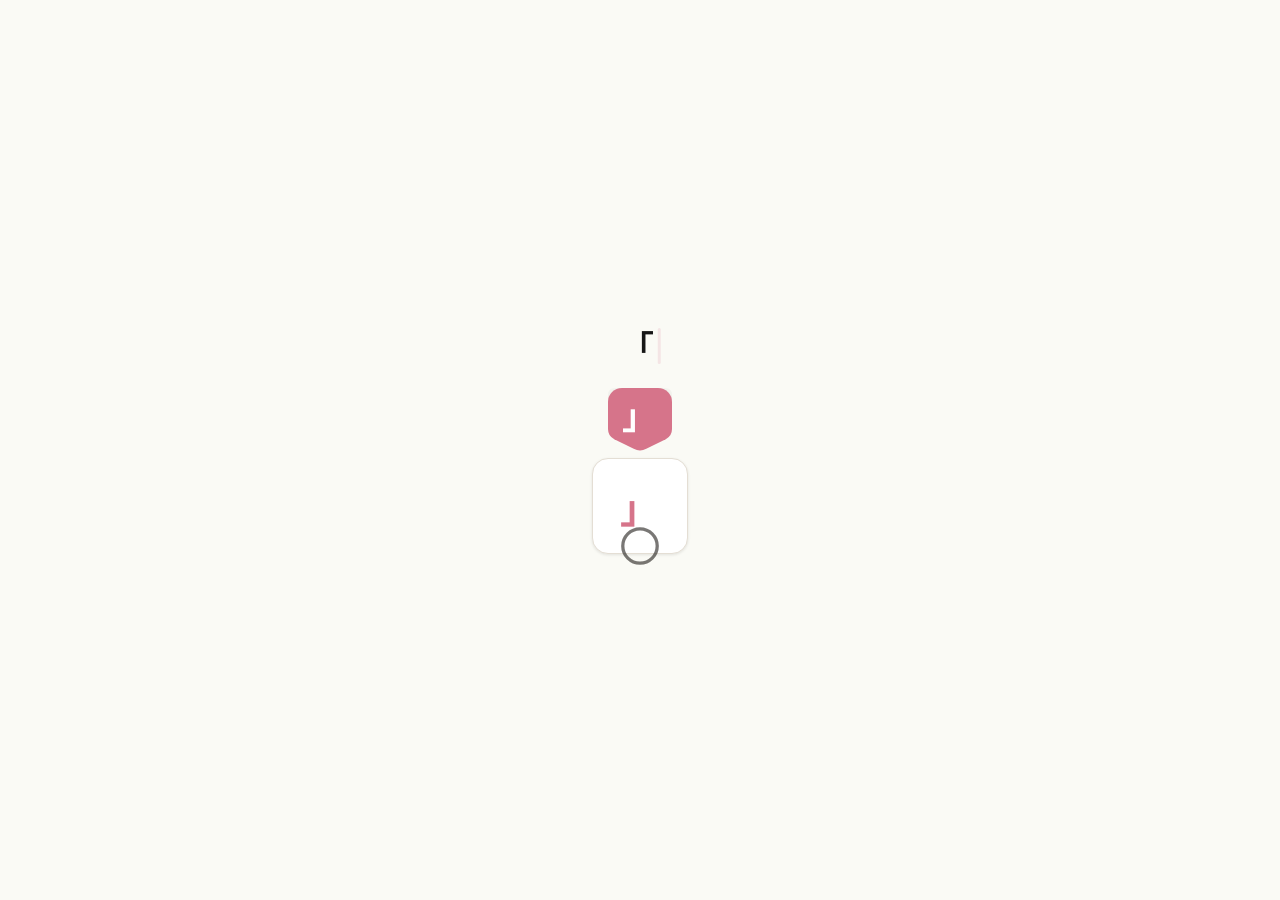
<file: manual/animations/bracket-pair.html>
<!DOCTYPE html>
<html lang="zh-TW">
<head>
<meta charset="UTF-8">
<meta name="viewport" content="width=device-width, initial-scale=1.0">
<title>括號鍵開閉邊 — 胖打注音說明書動畫</title>
<link rel="preconnect" href="https://fonts.googleapis.com">
<link rel="preconnect" href="https://fonts.gstatic.com" crossorigin>
<link href="https://fonts.googleapis.com/css2?family=Noto+Sans+TC:wght@400;500;600;700&display=swap" rel="stylesheet">
<link rel="stylesheet" href="shared/palette.css">
<link rel="stylesheet" href="shared/keyboard.css">
<style>
  body { display: flex; align-items: center; justify-content: center; min-height: 100vh; }
  .stage { width: 640px; height: 300px; --c-ctr: var(--rose); }
  .brkey {
    position: absolute; width: 96px; height: 96px;
    background: var(--key); border: 1px solid var(--key-edge); border-radius: 16px;
    box-shadow: 0 1px 3px var(--shadow);
    display: flex; align-items: center; justify-content: center; overflow: hidden;
  }
  .brkey .t {
    position: absolute; font-size: 40px; font-weight: 700; color: var(--text); line-height: 1;
  }
  .brkey .close { color: var(--rose); }
  .bubble { font-size: 36px; }
  .bubble .t { position: absolute; }
  .bubble .close { color: var(--on-color); }
  /* 已輸出文字列（模擬文字框）：括號逐字上屏。 */
  .out {
    position: absolute; left: 50%; top: 28px; translate: -50%;
    display: flex; align-items: center; gap: 2px;
    font-size: 34px; font-weight: 600; color: var(--text); line-height: 1;
  }
  .out .ch { opacity: 0; overflow: hidden; white-space: nowrap; }
  .caret { width: 2.5px; height: 36px; background: var(--rose); border-radius: 2px; flex-shrink: 0; }
</style>
</head>
<body>
<div class="stage" id="stage">
  <div class="out" aria-hidden="true">
    <span class="ch" id="chOpen">「</span>
    <span class="ch" id="chClose">」</span>
    <span class="caret" id="caret"></span>
  </div>
  <div class="brkey" id="brkey">
    <span class="t open" id="kOpen">「</span>
    <span class="t close" id="kClose">」</span>
  </div>
  <div class="bubble" id="bubble">
    <span class="t open" id="bOpen">「</span>
    <span class="t close" id="bClose">」</span>
  </div>
  <div class="ripple" id="ripple"></div>
  <div class="finger" id="finger"></div>
</div>

<script src="shared/anim-engine.js"></script>
<script>
const finger = document.getElementById("finger");
const ripple = document.getElementById("ripple");
const bubble = document.getElementById("bubble");
const brkey = document.getElementById("brkey");
const kOpen = document.getElementById("kOpen");
const kClose = document.getElementById("kClose");
const bOpen = document.getElementById("bOpen");
const bClose = document.getElementById("bClose");
const chOpen = document.getElementById("chOpen");
const chClose = document.getElementById("chClose");
const caret = document.getElementById("caret");

const CX = 320, KEY_TOP = 158, KH = 96, keyCY = KEY_TOP + KH / 2;
const SLIDE = 16;   // 對齊 FlickCommitKey（複用 NumberFlickLifecycle 的字面 morph 距離）

brkey.style.left = CX - 48 + "px";
brkey.style.top = KEY_TOP + "px";

// 泡泡（五邊形花瓣、尖端朝下落在鍵上緣）。
const BW = 64, BH = 64;
bubble.style.width = BW + "px";
bubble.style.height = BH + "px";
bubble.style.left = CX - BW / 2 + "px";
bubble.style.top = KEY_TOP - BH - 6 + "px";
bubble.style.paddingBottom = "14px";
Anim.applyPetalShape(bubble, "up", 7);

ripple.style.left = CX + "px";
ripple.style.top = keyCY + "px";

// 時間軸（秒）：第一拍 tap＝開邊「上屏；第二拍按住下滑＝鍵面 morph 成閉邊」再上屏。
const T = {
  aIn: 0.45, aTap: 0.62, aOut: 1.05,          // 第一拍：點按
  bIn: 1.75, bPress: 1.95,                    // 第二拍：按下
  flickStart: 2.35, flickRamp: 2.55,          // 下滑 morph 0→1
  release: 3.15, releaseEnd: 3.5,             // 放開：閉邊上屏
};
const DUR = 4.4;

function applyMorph(openEl, closeEl, down) {
  openEl.style.opacity = 1 - down;
  openEl.style.transform = `translateY(${down * SLIDE}px)`;
  closeEl.style.opacity = down;
  closeEl.style.transform = `translateY(${(down - 1) * SLIDE}px)`;
}

function render(t) {
  // 下滑進度：flick 後 0→1，release 後回 0（鍵面回開邊、預備 loop）。
  let down = 0;
  if (t >= T.flickStart) down = Anim.easeOut((t - T.flickStart) / (T.flickRamp - T.flickStart));
  if (t >= T.release) down *= 1 - Anim.easeOut((t - T.release) / (T.releaseEnd - T.release));
  down = Anim.clamp01(down);
  applyMorph(kOpen, kClose, down);
  applyMorph(bOpen, bClose, down);

  // 泡泡：兩拍各自淡入淡出。
  const bubA = Anim.bump(t, T.aIn, T.aOut - T.aIn + 0.25);
  const bubB = Anim.clamp01((t - T.bPress) / 0.18) * (1 - Anim.clamp01((t - T.release) / (T.releaseEnd - T.release)));
  bubble.style.opacity = Math.max(bubA, bubB);

  // 已輸出文字：開邊在第一拍 release 上屏、閉邊在第二拍 release 上屏；loop 開頭清空。
  // 未上屏的字寬度收合＝游標隨輸入前進（單邊模式游標在字後，非成對置中）。
  const loopFade = t < DUR - 0.12 ? 1 : 1 - Anim.seg(t, DUR - 0.12, 0.12);
  const openVis = Anim.clamp01((t - T.aOut) / 0.12);
  const closeVis = Anim.clamp01((t - T.release - 0.1) / 0.15);
  chOpen.style.opacity = openVis * loopFade;
  chClose.style.opacity = closeVis * loopFade;
  chOpen.style.width = openVis > 0 ? "" : "0px";
  chClose.style.width = closeVis > 0 ? "" : "0px";
  // 游標閃爍（0.5s 週期）。
  caret.style.opacity = (t % 1.0) < 0.55 ? 0.9 : 0.15;

  // 指尖：第一拍 點按；第二拍 按住下滑。
  let fop = 0, fy = -56, held = false;
  if (t < T.aIn) { const p = Anim.easeOut(t / T.aIn); fop = p; fy = Anim.lerp(-56, 0, p); }
  else if (t < T.aOut) { fop = 1 - Anim.seg(t, T.aTap + 0.12, T.aOut - T.aTap - 0.12); fy = 0; }
  else if (t < T.bIn) { fop = 0; fy = -56; }
  else if (t < T.bPress) { const p = Anim.easeOut((t - T.bIn) / (T.bPress - T.bIn)); fop = p; fy = Anim.lerp(-56, 0, p); }
  else if (t < T.release) { const p = Anim.easeOut((t - T.flickStart) / (T.release - T.flickStart)); fop = 1; fy = t < T.flickStart ? 0 : Anim.lerp(0, 42, p); held = true; }
  else if (t < T.releaseEnd) { const p = Anim.easeOut((t - T.release) / (T.releaseEnd - T.release)); fop = 1 - p; fy = Anim.lerp(42, 22, p); }
  finger.classList.toggle("pressed", held);
  finger.style.opacity = fop;
  finger.style.left = CX + "px";
  finger.style.top = keyCY + fy + "px";
  finger.style.scale = held ? 0.82 : 1;

  Anim.ripple(ripple, 0, 0, (t - T.aIn) / 0.5);   // 第一拍點按漣漪
}

Anim.run(render, DUR, "#stage");
</script>
</body>
</html>
</file>
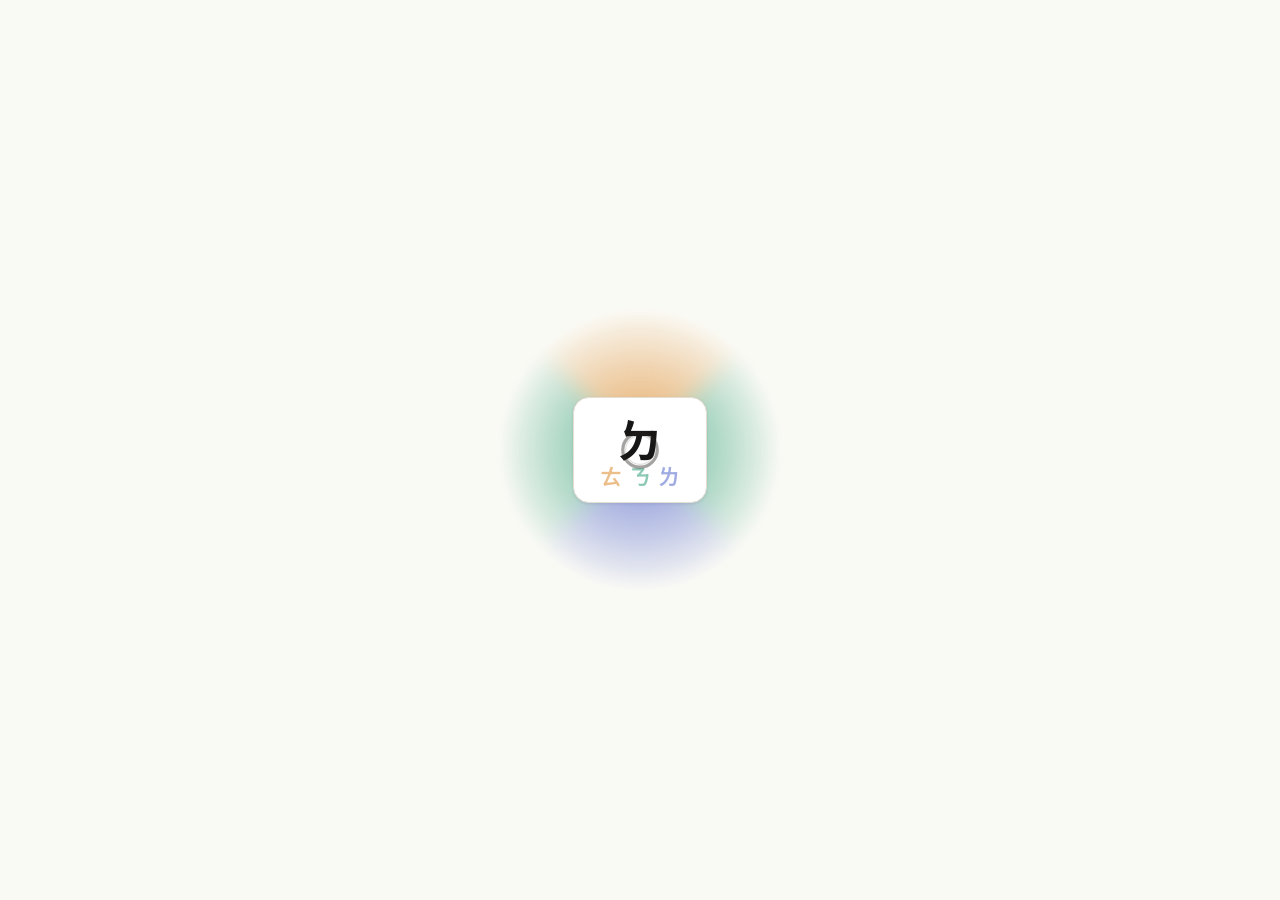
<file: manual/animations/initial.html>
<!DOCTYPE html>
<html lang="zh-TW">
<head>
<meta charset="UTF-8">
<meta name="viewport" content="width=device-width, initial-scale=1.0">
<title>聲母滑動 — 胖打注音說明書動畫</title>
<link rel="preconnect" href="https://fonts.googleapis.com">
<link rel="preconnect" href="https://fonts.gstatic.com" crossorigin>
<link href="https://fonts.googleapis.com/css2?family=Noto+Sans+TC:wght@400;500;600;700&display=swap" rel="stylesheet">
<link rel="stylesheet" href="shared/palette.css">
<link rel="stylesheet" href="shared/keyboard.css">
<link rel="stylesheet" href="shared/quadrant-halo.css">
<style>
  body { display: flex; align-items: center; justify-content: center; min-height: 100vh; }
  .stage { width: 540px; height: 540px; }
  .key { width: 134px; height: 106px; }
  .kc { font-size: 46px; }
  .petal { font-size: 40px; }
  .petal.center { font-size: 46px; }
</style>
</head>
<body>
<div class="stage" id="stage">

  <!-- 4 音段：ㄉ（上ㄊ / 左右ㄋ / 下ㄌ） -->
  <section class="scene" id="sceneD"
    style="--c-up:var(--amber);--c-left:var(--jade);--c-right:var(--jade);--c-down:var(--indigo);--c-ctr:var(--rose)">
    <div class="halo"></div>
    <div class="hpulse up"></div><div class="hpulse left"></div><div class="hpulse right"></div><div class="hpulse down"></div>
    <div class="key">
      <span class="kc">ㄉ</span>
      <div class="hints"><span class="kh c-amber">ㄊ</span><span class="kh c-jade">ㄋ</span><span class="kh c-indigo">ㄌ</span></div>
    </div>
    <div class="petal up"><span>ㄊ</span></div>
    <div class="petal left"><span>ㄋ</span></div>
    <div class="petal right"><span>ㄋ</span></div>
    <div class="petal down"><span>ㄌ</span></div>
    <div class="petal center"><span>ㄉ</span></div>
    <div class="ripple"></div>
    <div class="finger"></div>
  </section>

  <!-- 3 音段：ㄗ（上左ㄘ / 右下ㄙ，照使用者 2-2 版；對角色暈） -->
  <section class="scene" id="sceneZ"
    style="--c-up:var(--amber);--c-left:var(--amber);--c-right:var(--teal);--c-down:var(--teal);--c-ctr:var(--rose)">
    <div class="halo"></div>
    <div class="hpulse up"></div><div class="hpulse left"></div><div class="hpulse right"></div><div class="hpulse down"></div>
    <div class="key">
      <span class="kc">ㄗ</span>
      <div class="hints"><span class="kh c-amber">ㄘ</span><span class="kh c-teal">ㄙ</span></div>
    </div>
    <div class="petal up"><span>ㄘ</span></div>
    <div class="petal left"><span>ㄘ</span></div>
    <div class="petal right"><span>ㄙ</span></div>
    <div class="petal down"><span>ㄙ</span></div>
    <div class="petal center"><span>ㄗ</span></div>
    <div class="ripple"></div>
    <div class="finger"></div>
  </section>

</div>

<script src="shared/anim-engine.js"></script>
<script>
const dirs = ["up", "left", "right", "down"];
// 指尖滑出停點（花瓣已緊貼鍵緣 → 滑到鍵緣稍外即可）。
const FOFF = { up: [0, -74], down: [0, 74], left: [-96, 0], right: [96, 0] };
const RIPPLE_DUR = 0.5;

// 單段內部時間軸（秒）：點擊 → 上 → 左 → 右 → 下。
const beats = [
  { kind: "tap",                 t0: 0.50, t1: 1.20 },
  { kind: "flick", dir: "up",    t0: 1.32, t1: 2.17 },
  { kind: "flick", dir: "left",  t0: 2.29, t1: 3.14 },
  { kind: "flick", dir: "right", t0: 3.26, t1: 4.11 },
  { kind: "flick", dir: "down",  t0: 4.23, t1: 5.08 },
];
const SEG = 5.58;   // 含尾段 rest
const CF = 0.5;     // 段間交叉淡接

function S(sel, hint) {
  const r = document.querySelector(sel);
  const petal = {}, hpulse = {};
  dirs.forEach((d) => {
    petal[d] = r.querySelector(".petal." + d);
    hpulse[d] = r.querySelector(".hpulse." + d);
  });
  return { root: r, key: r.querySelector(".key"),
           center: r.querySelector(".petal.center"),
           hints: Array.from(r.querySelectorAll(".kh")), hint,
           finger: r.querySelector(".finger"), ripple: r.querySelector(".ripple"), petal, hpulse };
}
// hint = flick 方向 → 底排提示索引（ㄉ：上ㄊ0／左右ㄋ1／下ㄌ2；ㄗ：上左ㄘ0／右下ㄙ1）。
const D = S("#sceneD", { up: 0, left: 1, right: 1, down: 2 });
const Z = S("#sceneZ", { up: 0, left: 0, right: 1, down: 1 });

function setFinger(s, op, x, y, sc) {
  s.finger.style.opacity = op;
  s.finger.style.translate = `calc(-50% + ${x}px) calc(-50% + ${y}px)`;
  s.finger.style.scale = sc == null ? 1 : sc;
}

function renderScene(s, ls, op) {
  s.root.style.opacity = op.toFixed(3);
  // —— base reset（確定性：每幀明確歸零）——
  setFinger(s, 0, 0, 0, 1);
  s.finger.classList.remove("pressed");
  s.ripple.style.opacity = 0;
  s.center.style.opacity = 0; s.center.style.scale = 0.55;
  s.hints.forEach((h) => h.classList.remove("lit"));
  dirs.forEach((d) => {
    s.petal[d].style.opacity = 0; s.petal[d].style.scale = 0.55;
    s.hpulse[d].style.opacity = 0;
  });
  if (op <= 0.002) return;

  const b = beats.find((bb) => ls >= bb.t0 && ls < bb.t1);
  if (!b) return; // rest（色暈仍常駐）

  const dur = b.t1 - b.t0, lt = ls - b.t0;

  if (b.kind === "tap") {
    const approach = 0.18, lift = 0.18, restY = 20;  // 觸點略低於中心，不遮住點亮的主字
    if (lt < approach) {
      const p = Anim.easeOut(lt / approach);
      setFinger(s, p, 0, Anim.lerp(-70, restY, p), Anim.lerp(1.25, 1, p));
    } else if (lt > dur - lift) {
      const p = Anim.easeOut((lt - (dur - lift)) / lift);
      setFinger(s, 1 - p, 0, Anim.lerp(restY, -6, p), 1);
    } else {
      setFinger(s, 1, 0, restY, 1);
    }
    Anim.ripple(s.ripple, 0, restY, lt / RIPPLE_DUR);   // 自觸點放射漣漪
    // 中央高亮磚（與花瓣一致的有色磚，pop-in）。
    let p = Anim.clamp01((lt - approach * 0.5) / 0.22);
    if (lt > dur - lift) p *= 1 - Anim.easeOut((lt - (dur - lift)) / lift);
    p = Anim.clamp01(p);
    s.center.style.opacity = p;
    s.center.style.scale = 0.55 + 0.45 * Anim.easeOutBack(p);
    return;
  }

  // flick（按下 → 按住片刻 → 滑動）：押入態 + hold dwell，與「輕點」明顯區別。
  const d = b.dir, [ox, oy] = FOFF[d];
  const appear = 0.08, hold = 0.18, slide = 0.26, rel = 0.16;
  Anim.ripple(s.ripple, 0, 0, lt / RIPPLE_DUR);   // 落點放射漣漪
  s.finger.classList.add("pressed");              // 按住態：環變粗變實

  let fop = 1, fx = 0, fy = 0;
  if (lt < appear) fop = Anim.easeOut(lt / appear);
  if (lt >= hold) {
    const p = Anim.easeOut((lt - hold) / slide);
    fx = ox * p; fy = oy * p;
  }
  if (lt > dur - rel) fop = 1 - Anim.easeOut((lt - (dur - rel)) / rel);
  setFinger(s, fop, fx, fy, 0.82);                // 收縮＝壓入

  let pr = lt >= hold ? Anim.easeOut((lt - hold) / slide) : 0;
  if (lt > dur - rel) pr *= 1 - Anim.easeOut((lt - (dur - rel)) / rel);
  s.petal[d].style.opacity = pr;
  s.petal[d].style.scale = Anim.lerp(0.55, 1, pr);

  if (pr > 0.15) s.hints[s.hint[d]].classList.add("lit");   // 只點亮（透明度），不縮放 → 不抖
  s.hpulse[d].style.opacity = 0.85 * pr;
}

function render(gt) {
  const aEnd = SEG, x1End = SEG + CF, zEnd = 2 * SEG + CF;
  let opD, opZ, lsD, lsZ;
  if (gt < aEnd) { opD = 1; opZ = 0; lsD = gt; lsZ = 0; }
  else if (gt < x1End) { const p = (gt - aEnd) / CF; opD = 1 - Anim.clamp01(p * 2); opZ = Anim.clamp01(p * 2 - 1); lsD = SEG; lsZ = 0; }
  else if (gt < zEnd) { opD = 0; opZ = 1; lsD = SEG; lsZ = gt - x1End; }
  else { const p = (gt - zEnd) / CF; opZ = 1 - Anim.clamp01(p * 2); opD = Anim.clamp01(p * 2 - 1); lsZ = SEG; lsD = 0; }
  renderScene(D, lsD, opD);
  renderScene(Z, lsZ, opZ);
}

Anim.shapePetals();   // 套用五邊形花瓣 clip-path（尖端朝按鍵）。
Anim.run(render, 2 * SEG + 2 * CF, "#stage");
</script>
</body>
</html>
</file>
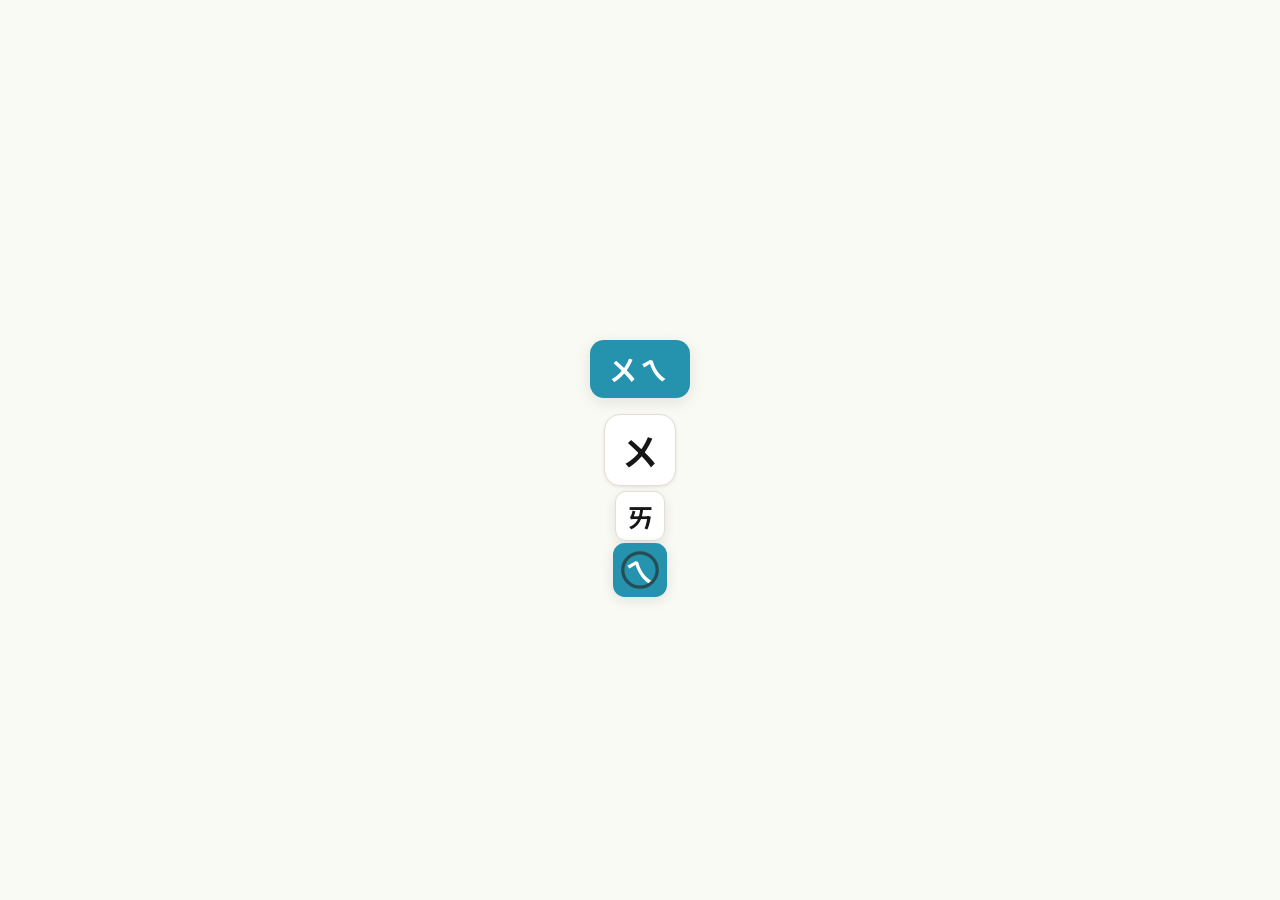
<file: manual/animations/medial-u.html>
<!DOCTYPE html>
<html lang="zh-TW">
<head>
<meta charset="UTF-8">
<meta name="viewport" content="width=device-width, initial-scale=1.0">
<title>介音 ㄨ 組合韻母 — 胖打注音說明書動畫</title>
<link rel="preconnect" href="https://fonts.googleapis.com">
<link rel="preconnect" href="https://fonts.gstatic.com" crossorigin>
<link href="https://fonts.googleapis.com/css2?family=Noto+Sans+TC:wght@400;500;600;700&display=swap" rel="stylesheet">
<link rel="stylesheet" href="shared/palette.css">
<link rel="stylesheet" href="shared/keyboard.css">
<style>
  body { display: flex; align-items: center; justify-content: center; min-height: 100vh; }
  .stage { width: 640px; height: 420px; --c-ctr: var(--rose); }
  .key { width: 72px; height: 72px; }
  .kc { font-size: 36px; }
  .cell { width: 50px; height: 50px; font-size: 27px; }
  /* 組成音節提示丸 */
  .syllable {
    position: absolute; left: 50%; top: 100px; translate: -50% 0;   /* ㄨ 上方無韻母、空間留給預覽 */
    padding: 8px 18px; border-radius: 14px;                          /* 圓角矩形（同其他動畫的鍵/格），無尖角 */
    background: var(--bg-soft); border: 1px solid var(--key-edge);
    color: var(--text); font-size: 28px; font-weight: 700; letter-spacing: 3px;
    box-shadow: 0 4px 16px var(--shadow); opacity: 0; z-index: 9;
  }
</style>
</head>
<body>
<div class="stage" id="stage">
  <div class="syllable" id="syllable"></div>
  <div class="key"><span class="kc">ㄨ</span></div>
  <div class="ripple" id="ripple"></div>
  <div class="finger" id="finger"></div>
</div>

<script src="shared/anim-engine.js"></script>
<script>
const stage = document.getElementById("stage");
const finger = document.getElementById("finger");
const ripple = document.getElementById("ripple");
const syllable = document.getElementById("syllable");
const keyEl = document.querySelector(".key");

// 以「實際按鍵中心」為錨點，確保各方向格子與介音鍵嚴格對齊。
function keyCenter() {
  const sr = stage.getBoundingClientRect(), kr = keyEl.getBoundingClientRect();
  return { x: kr.left - sr.left + kr.width / 2, y: kr.top - sr.top + kr.height / 2 };
}
let CENTER = keyCenter();

const DIST = [66, 120, 174, 228];           // 自介音中心的主軸距離；首格緊鄰（但不疊）較小的 ㄨ 鍵
const AXIS = { right: [1, 0], left: [-1, 0], down: [0, 1], up: [0, -1] };

// ㄨ 的四向 buckets（依 MedialFlickDirectionTable.buckets("ㄨ")）。
// 每方向用「單一組色」（避免顏色混雜）；停留的組合韻母與經過高亮皆用該組色。
const GROUP = { right: "indigo", down: "teal", left: "amber" };
const BUCKETS = {
  right: ["ㄢ", "ㄣ", "ㄤ", "ㄥ"],
  down:  ["ㄞ", "ㄟ"],
  left:  ["ㄛ", "ㄚ"],
};

// 建格子（每方向一組）。
const cellsByDir = { right: [], down: [], left: [] };
const allCells = [];
for (const dir of ["right", "down", "left"]) {
  BUCKETS[dir].forEach((ch, idx) => {
    const el = document.createElement("div");
    el.className = "cell";
    el.textContent = ch;
    stage.appendChild(el);
    const rec = { el, idx, color: GROUP[dir] };
    cellsByDir[dir].push(rec);
    allCells.push(rec);
  });
}
function placeCells() {
  CENTER = keyCenter();
  for (const dir of ["right", "down", "left"]) {
    const [ux, uy] = AXIS[dir];
    cellsByDir[dir].forEach((c) => {
      c.el.style.left = CENTER.x + ux * DIST[c.idx] + "px";
      c.el.style.top = CENTER.y + uy * DIST[c.idx] + "px";
    });
  }
}
placeCells();
window.addEventListener("resize", placeCells);

// 三段 sweep，各自獨立「按壓→拖曳→放開」，且只展示當下滑動的那個方向（#731：APP 行為將跟進）。
// 停點刻意不同深度：右停 ㄤ(idx2)、下停 ㄟ(idx1)、左停 ㄛ(idx0)。
// 每段：落下(中央) → 滑出 → 停留 → 就地抬起（對齊圖一：在韻母格放開、不回中央；下一向再從中央落下）。
const APPEAR = 0.18, OUT = 0.42, PAUSE = 0.5, RELEASE = 0.22;
const SPAN = APPEAR + OUT + PAUSE + RELEASE;   // 1.32
const LEAD = 0.5, GAP = 0.3, TAIL = 0.5;
const sweeps = [
  { dir: "right", tIdx: 2 },   // ㄨㄤ
  { dir: "down",  tIdx: 1 },   // ㄨㄟ
  { dir: "left",  tIdx: 0 },   // ㄨㄛ
];
sweeps.forEach((s, i) => { s.t0 = LEAD + i * (SPAN + GAP); });
const DUR = LEAD + sweeps.length * SPAN + (sweeps.length - 1) * GAP + TAIL;

function setCell(c, vis, active) {
  c.el.style.opacity = vis;
  if (active) {
    c.el.style.background = "var(--" + c.color + ")";
    c.el.classList.add("active");
    c.el.style.scale = 1.08;
    c.el.style.zIndex = 6;
  } else {
    c.el.style.background = "";
    c.el.classList.remove("active");
    c.el.style.scale = 1;
    c.el.style.zIndex = 4;
  }
}

function render(t) {
  // —— reset ——
  finger.style.opacity = 0;
  finger.classList.remove("pressed"); finger.style.scale = 1;
  ripple.style.opacity = 0;
  syllable.style.opacity = 0;
  allCells.forEach((c) => setCell(c, 0, false));

  const s = sweeps.find((sw) => t >= sw.t0 && t < sw.t0 + SPAN);
  if (!s) return;

  const lt = t - s.t0, dir = s.dir, [ux, uy] = AXIS[dir], target = DIST[s.tIdx];
  Anim.ripple(ripple, 0, 0, lt / 0.5);   // 按壓 ㄨ 時自中心放射漣漪
  const p1 = APPEAR, p2 = p1 + OUT, p3 = p2 + PAUSE;   // 抬起 = p3..SPAN

  // 該方向的可見度（淡入 → 保持 → 抬起時淡出）。
  let vis = Anim.clamp01(lt / APPEAR);
  if (lt > p3) vis *= 1 - Anim.clamp01((lt - p3) / RELEASE);

  // 指尖主軸距離：滑到韻母格後就停在該處抬起（不回中央）。
  let fd = 0, syl = "";
  if (lt < p1) fd = 0;
  else if (lt < p2) fd = Anim.easeInOut((lt - p1) / OUT) * target;
  else fd = target;
  if (lt >= p2) syl = "ㄨ" + BUCKETS[dir][s.tIdx];   // 停留＋抬起期間都顯示組合結果

  finger.style.opacity = vis;
  finger.style.left = CENTER.x + ux * fd + "px";
  finger.style.top = CENTER.y + uy * fd + "px";
  finger.classList.add("pressed"); finger.style.scale = 0.82;   // 介音為「按住拖曳」→ 全程押入態

  // 經過高亮：已通過（dist<=fd+18）中最遠那格 active。
  let activeIdx = -1;
  if (fd > 40) BUCKETS[dir].forEach((_, i) => { if (DIST[i] <= fd + 18) activeIdx = i; });
  cellsByDir[dir].forEach((c, i) => setCell(c, vis, i === activeIdx));

  // 組合韻母提示丸：以該組顏色高亮。
  if (syl) {
    syllable.textContent = syl;
    syllable.style.background = "var(--" + GROUP[dir] + ")";
    syllable.style.color = "var(--on-color)";
    syllable.style.borderColor = "transparent";
  }
  syllable.style.opacity = syl ? vis : 0;
}

Anim.run(render, DUR, "#stage");
</script>
</body>
</html>
</file>
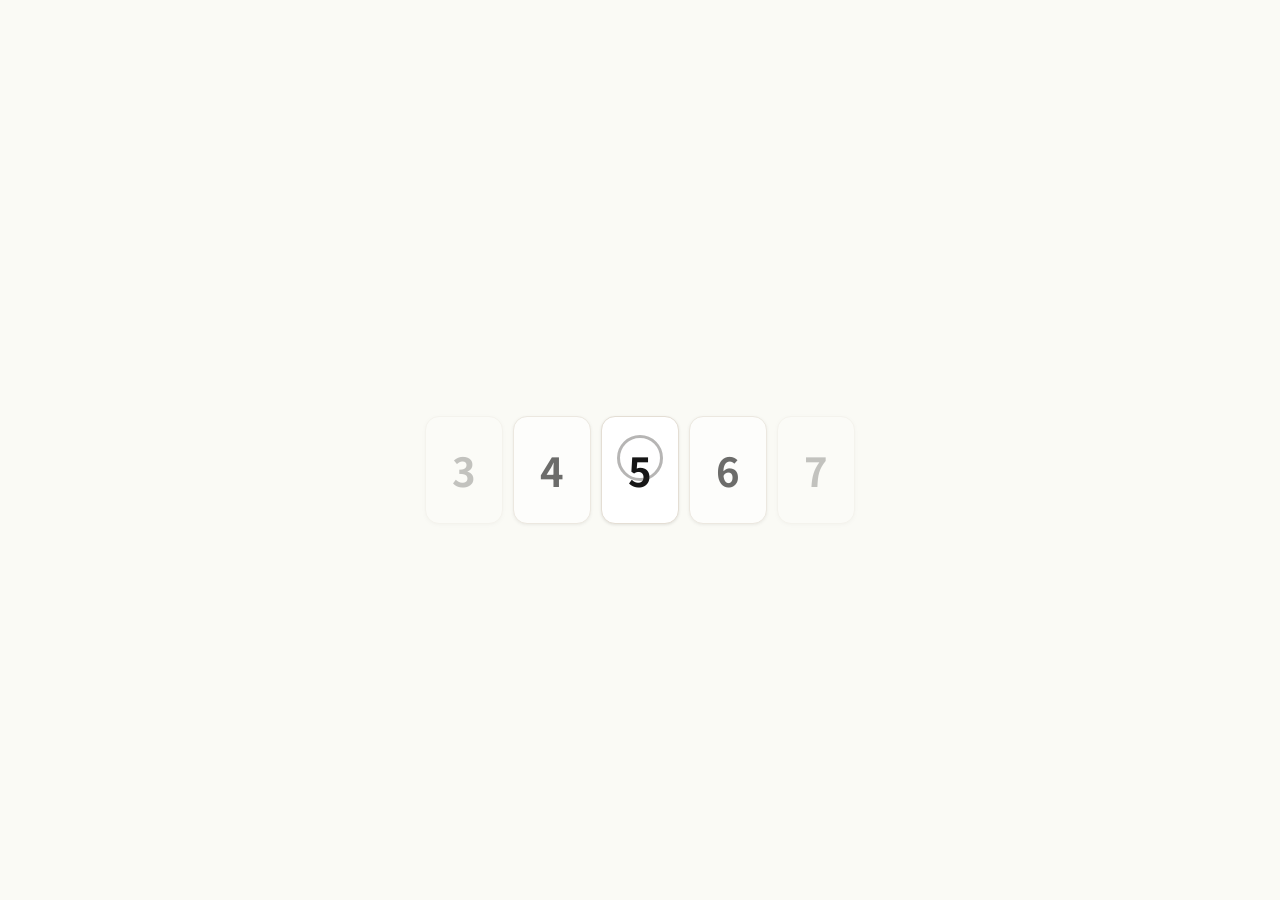
<file: manual/animations/number-down.html>
<!DOCTYPE html>
<html lang="zh-TW">
<head>
<meta charset="UTF-8">
<meta name="viewport" content="width=device-width, initial-scale=1.0">
<title>數字下滑漢字 — 胖打注音說明書動畫</title>
<link rel="preconnect" href="https://fonts.googleapis.com">
<link rel="preconnect" href="https://fonts.gstatic.com" crossorigin>
<link href="https://fonts.googleapis.com/css2?family=Noto+Sans+TC:wght@400;500;600;700&display=swap" rel="stylesheet">
<link rel="stylesheet" href="shared/palette.css">
<link rel="stylesheet" href="shared/keyboard.css">
<style>
  body { display: flex; align-items: center; justify-content: center; min-height: 100vh; }
  .stage { width: 640px; height: 300px; --c-ctr: var(--indigo); }
  .numkey {
    position: absolute; width: 78px; height: 108px;   /* 對齊 APP 直式按鍵長寬比 ~0.72 */
    background: var(--key); border: 1px solid var(--key-edge); border-radius: 14px;
    box-shadow: 0 1px 3px var(--shadow);
    display: flex; align-items: center; justify-content: center; overflow: hidden;
  }
  .numkey .t {
    position: absolute; font-size: 40px; font-weight: 700; color: var(--text); line-height: 1;
  }
  .numkey .hanzi { color: var(--indigo); }
  .bubble { font-size: 38px; }
  .bubble .t { position: absolute; }
  .bubble .hanzi { color: var(--on-color); }
</style>
</head>
<body>
<div class="stage" id="stage">
  <!-- 數字鍵列在 JS 內建；中央 5 可下滑轉漢字，兩側鄰鍵漸淡。 -->
  <div class="bubble" id="bubble">
    <span class="t digit" id="bDigit">5</span>
    <span class="t hanzi" id="bHanzi">五</span>
  </div>
  <div class="ripple" id="ripple"></div>
  <div class="finger" id="finger"></div>
</div>

<script src="shared/anim-engine.js"></script>
<script>
const stage = document.getElementById("stage");
const finger = document.getElementById("finger");
const ripple = document.getElementById("ripple");
const bubble = document.getElementById("bubble");
const bDigit = document.getElementById("bDigit");
const bHanzi = document.getElementById("bHanzi");

const HAN = { 3: "三", 4: "四", 5: "五", 6: "六", 7: "七" };
const ROW = [3, 4, 5, 6, 7];
const CENTER_I = 2;            // 中央 = 5
const KW = 78, KH = 108, GAP = 10;
const rowW = ROW.length * KW + (ROW.length - 1) * GAP;
const x0 = (640 - rowW) / 2;
const keyTop = 116, keyCY = keyTop + KH / 2;
const SLIDE = 16;             // 對齊 NumberInputKey.slideDistance

// 建數字鍵列。
const centerKey = {};
ROW.forEach((d, i) => {
  const k = document.createElement("div");
  k.className = "numkey";
  k.style.left = x0 + i * (KW + GAP) + "px";
  k.style.top = keyTop + "px";
  const dist = Math.abs(i - CENTER_I);
  k.style.opacity = (1 - 0.38 * dist).toFixed(2);   // 兩側漸淡
  const digit = document.createElement("span");
  digit.className = "t digit"; digit.textContent = d;
  k.appendChild(digit);
  if (i === CENTER_I) {
    const han = document.createElement("span");
    han.className = "t hanzi"; han.textContent = HAN[d];
    k.appendChild(han);
    centerKey.el = k; centerKey.digit = digit; centerKey.hanzi = han;
    centerKey.cx = x0 + i * (KW + GAP) + KW / 2;
  }
  stage.appendChild(k);
});

// 泡泡（與圖一花瓣同形：五邊形、尖端朝下指向按鍵）。
const BW = 66, BH = 66;
bubble.style.width = BW + "px";
bubble.style.height = BH + "px";
bubble.style.left = centerKey.cx - BW / 2 + "px";
bubble.style.top = keyTop - BH - 6 + "px";   // 尖端落在按鍵上緣略上方
bubble.style.paddingBottom = "15px";          // 字面推離下尖端
Anim.applyPetalShape(bubble, "up", 7);

// 漣漪定位在 5 鍵中心。
ripple.style.left = centerKey.cx + "px";
ripple.style.top = keyCY + "px";

// 時間軸（秒）。
const T = {
  pressIn: 0.55, holdDigit: 0.85,
  flickStart: 1.15, flickRamp: 1.34,    // downProg 0→1
  holdHanzi: 1.50, release: 2.15, releaseEnd: 2.5,
};
const DUR = 3.0;

// 兩層字面 morph：digit 下滑淡出、hanzi 自上滑入（對齊 NumberInputKey）。
function applyMorph(digitEl, hanziEl, down) {
  digitEl.style.opacity = 1 - down;
  digitEl.style.transform = `translateY(${down * SLIDE}px)`;
  hanziEl.style.opacity = down;
  hanziEl.style.transform = `translateY(${(down - 1) * SLIDE}px)`;
}

function render(t) {
  // downProg：進入 flick 後 0→1，release 後快速回 0（鍵回數字、預備 loop）。
  let down = 0;
  if (t >= T.flickStart) down = Anim.easeOut((t - T.flickStart) / (T.flickRamp - T.flickStart));
  if (t >= T.release) down *= 1 - Anim.easeOut((t - T.release) / (T.releaseEnd - T.release));
  down = Anim.clamp01(down);

  // 中央鍵 morph（按下回饋改由泡泡＋字面 morph 承載，不改變按鍵表面）。
  applyMorph(centerKey.digit, centerKey.hanzi, down);

  // 泡泡：press 後淡入，release 淡出；內容隨 down morph。
  const bubbleVis = Anim.clamp01((t - 0.7) / 0.2) * (1 - Anim.clamp01((t - T.release) / (T.releaseEnd - T.release)));
  bubble.style.opacity = bubbleVis;
  applyMorph(bDigit, bHanzi, down);

  // 指尖：自上落下 → 按住 → 下滑 → 抬起淡出。
  let fop = 0, fy = -60;
  if (t < T.pressIn) { const p = Anim.easeOut(t / T.pressIn); fop = p; fy = Anim.lerp(-60, 0, p); }
  else if (t < T.flickStart) { fop = 1; fy = 0; }
  else if (t < T.release) { const p = Anim.easeOut((t - T.flickStart) / (T.release - T.flickStart)); fop = 1; fy = Anim.lerp(0, 46, p); }
  else if (t < T.releaseEnd) { const p = Anim.easeOut((t - T.release) / (T.releaseEnd - T.release)); fop = 1 - p; fy = Anim.lerp(46, 24, p); }
  const held = t >= T.pressIn * 0.85 && t < T.release;   // 按住下滑 → 押入態
  finger.classList.toggle("pressed", held);
  finger.style.opacity = fop;
  finger.style.left = centerKey.cx + "px";
  finger.style.top = keyCY + fy + "px";
  finger.style.scale = held ? 0.82 : 1;

  Anim.ripple(ripple, 0, 0, (t - 0.52) / 0.5);   // 按下時自 5 鍵放射漣漪
}

Anim.run(render, DUR, "#stage");
</script>
</body>
</html>
</file>
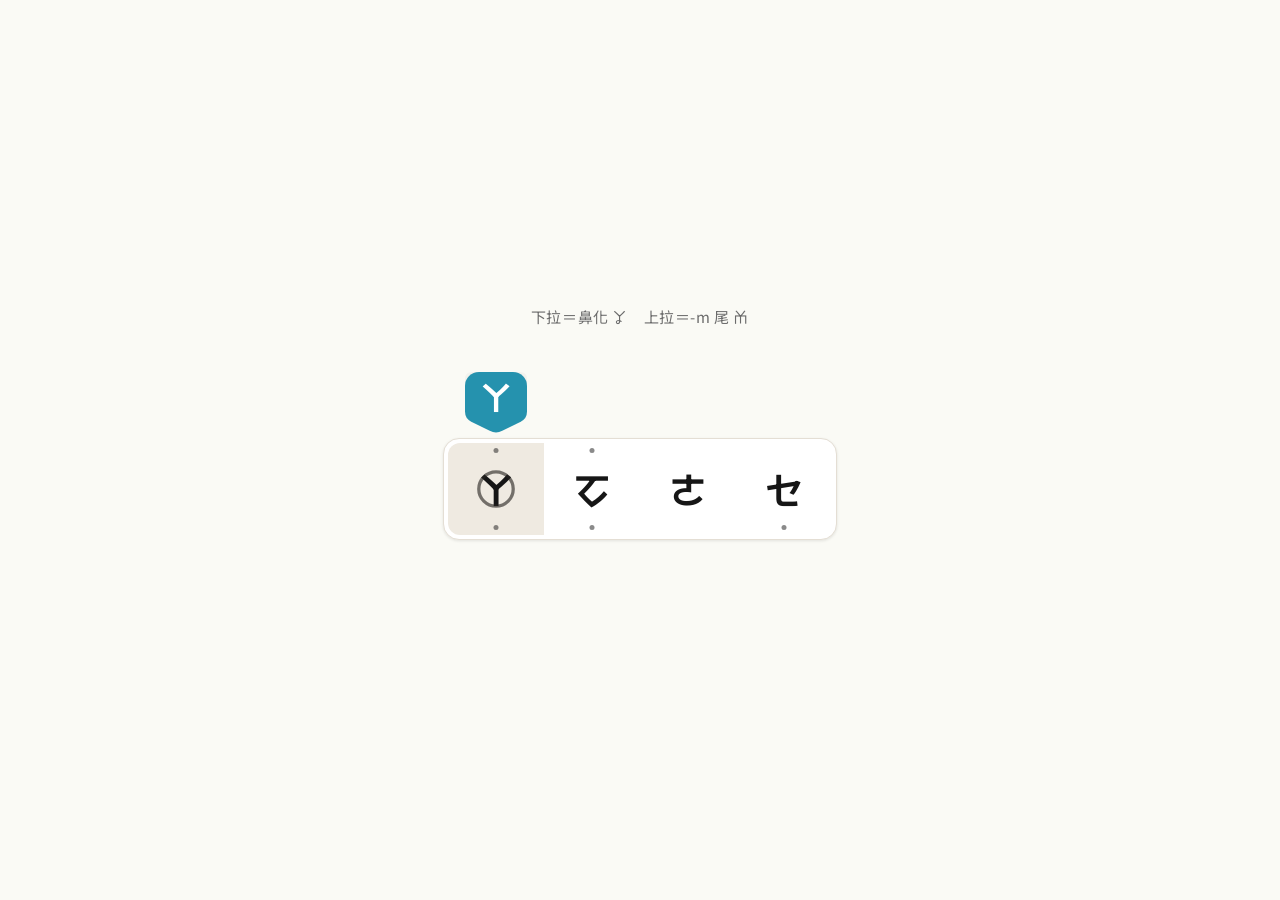
<file: manual/animations/vowel-variant.html>
<!DOCTYPE html>
<html lang="zh-TW">
<head>
<meta charset="UTF-8">
<meta name="viewport" content="width=device-width, initial-scale=1.0">
<title>台語韻母上下拉變體 — 胖打注音說明書動畫</title>
<link rel="preconnect" href="https://fonts.googleapis.com">
<link rel="preconnect" href="https://fonts.gstatic.com" crossorigin>
<link href="https://fonts.googleapis.com/css2?family=Noto+Sans+TC:wght@400;500;600;700&display=swap" rel="stylesheet">
<link rel="stylesheet" href="shared/palette.css">
<link rel="stylesheet" href="shared/keyboard.css">
<style>
  body { display: flex; align-items: center; justify-content: center; min-height: 100vh; }
  .stage { width: 640px; height: 360px; --c-ctr: var(--teal); }
  /* 台語 F1 韻母條 [ㄚ ㆦ ㄜ ㆤ]：靜止單一長條、按下格單獨透出（對齊 VowelSliderView）。 */
  .strip {
    position: absolute;
    background: var(--key); border: 1px solid var(--key-edge); border-radius: 16px;
    box-shadow: 0 1px 3px var(--shadow);
  }
  .vcell {
    position: absolute; display: flex; align-items: center; justify-content: center;
    overflow: hidden;
  }
  .vcell.pressed { background: var(--key-pressed); }
  .vcell .t {
    position: absolute; font-size: 38px; font-weight: 700; color: var(--text); line-height: 1;
  }
  .vcell .variant { color: var(--teal); }
  /* #848 手勢提示點：上緣＝有上拉變體、下緣＝有下拉變體。 */
  .dot {
    position: absolute; left: 50%; translate: -50%;
    width: 5px; height: 5px; border-radius: 50%; background: var(--text);
    opacity: 0.5;
  }
  .dot.up { top: 5px; }
  .dot.down { bottom: 5px; }
  .bubble { font-size: 34px; }
  .bubble .t { position: absolute; }
  .bubble .variant { color: var(--on-color); }
  .cap {
    position: absolute; left: 50%; translate: -50%; top: 36px;
    font-size: 15px; color: var(--text-soft); letter-spacing: 0.04em;
  }
</style>
</head>
<body>
<div class="stage" id="stage">
  <div class="cap" id="cap" aria-hidden="true">下拉＝鼻化 ㆩ　上拉＝-m 尾 ㆰ</div>
  <div class="strip" id="strip"></div>
  <div class="bubble" id="bubble">
    <span class="t base" id="bBase">ㄚ</span>
    <span class="t variant" id="bVar">ㆩ</span>
  </div>
  <div class="ripple" id="ripple"></div>
  <div class="finger" id="finger"></div>
</div>

<script src="shared/anim-engine.js"></script>
<script>
const stage = document.getElementById("stage");
const strip = document.getElementById("strip");
const finger = document.getElementById("finger");
const ripple = document.getElementById("ripple");
const bubble = document.getElementById("bubble");
const bBase = document.getElementById("bBase");
const bVar = document.getElementById("bVar");

// 台語 F1 直接鍵序（TaigiKeyboardLayout）；提示點依 TaigiVariantCycle 環：
// ㄚ=[ㄚ,ㆩ,ㆰ] 上下皆有、ㆦ=[ㆦ,ㆧ,ㆱ] 上下皆有、ㄜ 無環、ㆤ=[ㆤ,ㆥ] 僅下拉。
const CELLS = [
  { base: "ㄚ", down: "ㆩ", up: "ㆰ" },
  { base: "ㆦ", down: "ㆧ", up: "ㆱ" },
  { base: "ㄜ", down: null, up: null },
  { base: "ㆤ", down: "ㆥ", up: null },
];
const CW = 96, CH = 92, PAD = 5;
const stripW = CELLS.length * CW + PAD * 2, stripH = CH + PAD * 2;
const stripX = (640 - stripW) / 2, stripY = 168;
strip.style.left = stripX + "px";
strip.style.top = stripY + "px";
strip.style.width = stripW + "px";
strip.style.height = stripH + "px";

const SLIDE = 16;   // 對齊 VowelSliderView.slideDistance
const cells = [];
CELLS.forEach((c, i) => {
  const el = document.createElement("div");
  el.className = "vcell";
  el.style.left = stripX + PAD + i * CW + "px";
  el.style.top = stripY + PAD + "px";
  el.style.width = CW + "px";
  el.style.height = CH + "px";
  el.style.borderRadius = i === 0 ? "12px 0 0 12px" : i === CELLS.length - 1 ? "0 12px 12px 0" : "0";
  const base = document.createElement("span");
  base.className = "t base"; base.textContent = c.base;
  el.appendChild(base);
  let variant = null;
  if (c.down || c.up) {
    variant = document.createElement("span");
    variant.className = "t variant";
    el.appendChild(variant);
  }
  const dots = {};
  if (c.up) { const d = document.createElement("span"); d.className = "dot up"; el.appendChild(d); dots.up = d; }
  if (c.down) { const d = document.createElement("span"); d.className = "dot down"; el.appendChild(d); dots.down = d; }
  stage.appendChild(el);
  cells.push({ el, base, variant, dots, cx: stripX + PAD + i * CW + CW / 2 });
});
const target = cells[0];   // 演示格＝ㄚ
const cellCY = stripY + PAD + CH / 2;

// 泡泡（花瓣朝上、位於 ㄚ 格上方）。
const BW = 62, BH = 62;
bubble.style.width = BW + "px";
bubble.style.height = BH + "px";
bubble.style.left = target.cx - BW / 2 + "px";
bubble.style.top = stripY - BH - 4 + "px";
bubble.style.paddingBottom = "14px";
Anim.applyPetalShape(bubble, "up", 7);

ripple.style.left = target.cx + "px";
ripple.style.top = cellCY + "px";

// 時間軸（秒）：A 拍按住下拉 ㆩ、B 拍按住上拉 ㆰ。
const A = { fin: 0.45, press: 0.6, pull: 1.0, ramp: 1.22, rel: 1.85, relEnd: 2.2 };
const B = { fin: 2.75, press: 2.95, pull: 3.35, ramp: 3.57, rel: 4.2, relEnd: 4.55 };
const DUR = 5.2;

// 對齊 VowelSliderView.cellContent：下拉＝base 向下滑出、變體自上滑入；上拉鏡像。
function applyMorph(baseEl, varEl, prog, dirUp) {
  const slide = dirUp ? -SLIDE : SLIDE;
  baseEl.style.opacity = 1 - prog;
  baseEl.style.transform = `translateY(${prog * slide}px)`;
  if (varEl) {
    varEl.style.opacity = prog;
    varEl.style.transform = `translateY(${(prog - 1) * slide}px)`;
  }
}

function beatProgress(t, K) {
  let p = 0;
  if (t >= K.pull) p = Anim.easeOut((t - K.pull) / (K.ramp - K.pull));
  if (t >= K.rel) p *= 1 - Anim.easeOut((t - K.rel) / (K.relEnd - K.rel));
  return Anim.clamp01(p);
}

function render(t) {
  const pDown = beatProgress(t, A);           // A 拍：下拉 ㆩ
  const pUp = beatProgress(t, B);             // B 拍：上拉 ㆰ
  const active = pDown > 0 ? "down" : pUp > 0 ? "up" : null;
  const prog = active === "down" ? pDown : pUp;
  const dirUp = active === "up";

  // 演示格字面 morph（變體字換內容：ㆩ／ㆰ）。
  if (target.variant) target.variant.textContent = dirUp ? "ㆰ" : "ㆩ";
  applyMorph(target.base, target.variant, prog, dirUp);
  bVar.textContent = dirUp ? "ㆰ" : "ㆩ";
  applyMorph(bBase, bVar, prog, dirUp);

  // 按下格透出（觸落即鎖格；水平移動不換格）。
  const pressedA = t >= A.press && t < A.relEnd;
  const pressedB = t >= B.press && t < B.relEnd;
  target.el.classList.toggle("pressed", pressedA || pressedB);

  // 提示點：該格顯示變體時淡出（與滑入動畫同步，對齊 #848）。
  const dotFade = 1 - prog;
  Object.values(target.dots).forEach((d) => { d.style.opacity = 0.5 * dotFade; });

  // 泡泡：兩拍各自淡入淡出。
  const bubA = Anim.clamp01((t - A.press) / 0.16) * (1 - Anim.clamp01((t - A.rel) / (A.relEnd - A.rel)));
  const bubB = Anim.clamp01((t - B.press) / 0.16) * (1 - Anim.clamp01((t - B.rel) / (B.relEnd - B.rel)));
  bubble.style.opacity = Math.max(bubA, bubB);

  // 指尖：A 拍落下→按住→下拉→抬起；B 拍鏡像上拉。
  let fop = 0, fy = -52, held = false;
  function beatFinger(K, pullDist) {
    if (t < K.fin) return;
    if (t < K.press) { const p = Anim.easeOut((t - K.fin) / (K.press - K.fin)); fop = p; fy = Anim.lerp(-52, 0, p); }
    else if (t < K.rel) { const p = Anim.easeOut((t - K.pull) / (K.rel - K.pull)); fop = 1; fy = t < K.pull ? 0 : Anim.lerp(0, pullDist, p); held = true; }
    else if (t < K.relEnd) { const p = Anim.easeOut((t - K.rel) / (K.relEnd - K.rel)); fop = 1 - p; fy = Anim.lerp(pullDist, pullDist * 0.5, p); }
  }
  if (t < B.fin) beatFinger(A, 40); else beatFinger(B, -40);
  finger.classList.toggle("pressed", held);
  finger.style.opacity = fop;
  finger.style.left = target.cx + "px";
  finger.style.top = cellCY + fy + "px";
  finger.style.scale = held ? 0.82 : 1;

  Anim.ripple(ripple, 0, 0, (t - A.fin) / 0.5);
}

Anim.run(render, DUR, "#stage");
</script>
</body>
</html>
</file>
<file: manual/animations/shared/palette.css>
/* 注音光譜 palette — 等彩度、共暖底的色相環取樣（清晰多彩・區隔優先）。
   介面色沿用官網 style.css；spectrum 為說明書動畫新增的字母專屬色，淺/深各一套。
   主題切換：body 加上 .dark（或 ?theme=dark，見 anim-engine.js）。 */

:root {
  /* —— 介面（淺色，貼合官網預設）—— */
  --bg: #fafaf5;
  --bg-soft: #f2f0eb;
  --key: #ffffff;
  --key-edge: #e4ded4;
  --key-pressed: #efeae1;
  --text: #161616;
  --text-soft: #6b6b6b;
  --shadow: rgba(22, 22, 22, 0.10);
  --shadow-strong: rgba(22, 22, 22, 0.16);
  --finger: rgba(40, 36, 33, 0.22);
  --finger-edge: rgba(40, 36, 33, 0.30);
  --finger-ring: rgba(40, 36, 33, 0.42);
  --finger-ring-held: rgba(40, 36, 33, 0.62);

  /* —— 注音光譜（淺色：中彩度，壓在白鍵上仍清楚）—— */
  --rose:   #d6748a;
  --amber:  #dd8a2c;
  --jade:   #2f9e78;
  --teal:   #2592ae;
  --indigo: #5468cc;
  --plum:   #9a55c0;

  /* 花瓣/高亮填色上的字色（淺色用白字）。 */
  --on-color: #ffffff;
  --halo-opacity: 0.55;
}

body.dark {
  /* —— 介面（深色）—— */
  --bg: #151515;
  --bg-soft: #1c1c1c;
  --key: #262626;
  --key-edge: #3a3a3a;
  --key-pressed: #313131;
  --text: #e8e8e2;
  --text-soft: #8f8f8f;
  --shadow: rgba(0, 0, 0, 0.45);
  --shadow-strong: rgba(0, 0, 0, 0.6);
  --finger: rgba(255, 255, 255, 0.20);
  --finger-edge: rgba(255, 255, 255, 0.34);
  --finger-ring: rgba(255, 255, 255, 0.55);
  --finger-ring-held: rgba(255, 255, 255, 0.8);

  /* —— 注音光譜（深色：提亮、略降彩度，黑底上仍清楚）—— */
  --rose:   #e993a4;
  --amber:  #ecb45c;
  --jade:   #5fc6a0;
  --teal:   #54b9d6;
  --indigo: #8492e0;
  --plum:   #bc86da;

  /* 深色花瓣較亮 → 深字較清楚。 */
  --on-color: #1b1b1b;
  --halo-opacity: 0.62;
}

@media (prefers-reduced-motion: reduce) {
  /* 匯出 poster / 尊重系統設定：靜止在第一幀（由 anim-engine 處理 seek(0)）。 */
}
</file>
<file: manual/animations/shared/keyboard.css>
/* 說明書動畫共用鍵盤元件樣式。
   造型沿用互動原型 docs/bopomofo-keyboard-v10.html（.key/.key-dir/bubble/fs-cell），
   重新著色到「注音光譜」與官網極簡介面。幾何（鍵大小、花瓣位移）各動畫自行於 <style> 覆寫。 */

* { margin: 0; padding: 0; box-sizing: border-box; -webkit-user-select: none; user-select: none; }

html, body {
  font-family: "Noto Sans TC", -apple-system, BlinkMacSystemFont, "PingFang TC", sans-serif;
  background: var(--bg);
  color: var(--text);
}

/* 舞台：固定尺寸盒，匯出時截此元素。 */
.stage {
  position: relative;
  overflow: hidden;
  background: var(--bg);
  margin: 0 auto;
}

/* 兩段交叉淡接（影像 1 ㄉ→ㄗ）。單舞台多 scene 疊放、各自控 opacity。 */
.scene {
  position: absolute;
  inset: 0;
  opacity: 1;
}

/* —— 按鍵 —— */
.key {
  position: absolute;
  left: 50%; top: 50%;
  translate: -50% -50%;
  background: var(--key);
  border: 1px solid var(--key-edge);
  border-radius: 16px;
  box-shadow: 0 1px 3px var(--shadow);
  display: flex; flex-direction: column; align-items: center; justify-content: center;
  transition: none; /* 動畫由 JS 逐幀驅動，避免 CSS transition 干擾確定性匯出 */
}
/* 刻意不改變按下時的按鍵表面：快速 tap→flick 序列若每幀切換明暗會閃爍。
   互動回饋改由花瓣／中央高亮磚／字面 morph 承載。 */

/* 中心主字（鍵的安靜錨點，常態中性色）。 */
.kc {
  position: relative;
  font-weight: 700;
  color: var(--text);
  z-index: 2;
  line-height: 1;
}

/* 底排提示（對齊 APP FlickKeyLabel：主字下方一排小字，非四角重複）。各字配該音色，滑動時點亮。 */
.hints { display: flex; gap: 7px; margin-top: 3px; }
.kh { font-size: 22px; font-weight: 600; line-height: 1; opacity: 0.55; }
.kh.lit { opacity: 1; }
.c-rose { color: var(--rose); }  .c-amber { color: var(--amber); }  .c-jade { color: var(--jade); }
.c-teal { color: var(--teal); }  .c-indigo { color: var(--indigo); }  .c-plum { color: var(--plum); }

/* —— 花瓣預覽（短滑）：往該方向綻放的圓角磚，填該字色。 —— */
.petal {
  position: absolute;
  left: 50%; top: 50%;
  width: 60px; height: 60px;
  border-radius: 16px;          /* 中央磚用；尖角花瓣形狀由 JS clip-path（五邊形）覆寫 */
  display: flex; align-items: center; justify-content: center;
  color: var(--on-color);
  font-weight: 700;
  filter: drop-shadow(0 5px 12px var(--shadow-strong));  /* drop-shadow 貼合 clip-path 輪廓（box-shadow 會被裁掉） */
  opacity: 0;
  scale: 0.55;
  z-index: 5;
}
/* 尺寸＝鍵尺寸＋尖端延伸、緊貼鍵緣（照 app BopomofoPreviewBubble：花瓣＝按鍵大小、tip 疊進鍵緣）。
   padding 把字面推離尖端（對齊 app 文字內縮 20%）。 */
.petal.up    { width: 134px; height: 132px; translate: -50% calc(-50% - 93px);  background: var(--c-up);    padding-bottom: 26px; }
.petal.down  { width: 134px; height: 132px; translate: -50% calc(-50% + 93px);  background: var(--c-down);  padding-top: 26px; }
.petal.left  { width: 160px; height: 106px; translate: calc(-50% - 121px) -50%; background: var(--c-left);  padding-right: 32px; }
.petal.right { width: 160px; height: 106px; translate: calc(-50% + 121px) -50%; background: var(--c-right); padding-left: 32px; }

/* 中央高亮磚（tap）：≈ 鍵尺寸的有色磚（同 app 按下格），無尖角。 */
.petal.center { width: 128px; height: 100px; translate: -50% -50%; background: var(--c-ctr); }

/* —— 四象限色暈：見 quadrant-halo.css。方向脈動光斑（滑動時該象限微亮）。 —— */
.hpulse {
  position: absolute;
  left: 50%; top: 50%;
  width: 150px; height: 150px;
  border-radius: 50%;
  filter: blur(16px);
  opacity: 0;
  z-index: 0;
}
.hpulse.up    { translate: -50% calc(-50% - 96px); background: radial-gradient(circle, var(--c-up), transparent 70%); }
.hpulse.down  { translate: -50% calc(-50% + 96px); background: radial-gradient(circle, var(--c-down), transparent 70%); }
.hpulse.left  { translate: calc(-50% - 110px) -50%; background: radial-gradient(circle, var(--c-left), transparent 70%); }
.hpulse.right { translate: calc(-50% + 110px) -50%; background: radial-gradient(circle, var(--c-right), transparent 70%); }

/* —— 幽靈指尖：空心環（高亮結果從中間透出，不會被蓋灰）—— */
.finger {
  position: absolute;
  left: 50%; top: 50%;
  width: 46px; height: 46px;
  border-radius: 50%;
  background: transparent;
  border: 3px solid var(--finger-ring);
  translate: -50% -50%;
  opacity: 0;
  z-index: 8;
  pointer-events: none;
}
/* 按住態（按下滑動）：環變粗、變實 → 與「輕點」區別。配合收縮（JS scale）。 */
.finger.pressed { border-width: 4.5px; border-color: var(--finger-ring-held); }

/* —— 點按漣漪：自觸點向外擴散＋淡出的空心環 —— */
.ripple {
  position: absolute;
  left: 50%; top: 50%;
  width: 58px; height: 58px;
  border-radius: 50%;
  border: 2px solid var(--finger-ring);
  translate: -50% -50%;
  opacity: 0;
  scale: 0.3;
  z-index: 7;
  pointer-events: none;
}

/* —— 泡泡（向上預覽，數字鍵用）：圓角磚 + 朝下尖角（與花瓣一致）。 —— */
.bubble {
  position: absolute;
  display: flex; align-items: center; justify-content: center;
  min-width: 56px; height: 56px; padding: 0 12px;
  border-radius: 14px;
  font-weight: 700;
  background: var(--c-ctr, var(--rose));
  color: var(--on-color);
  filter: drop-shadow(0 6px 16px var(--shadow-strong));  /* 形狀＝JS clip-path 五邊形（尖端朝下） */
  opacity: 0;
  z-index: 7;
}

/* —— 韻母十字格（介音用，沿用原型 fs-cell）。 —— */
.cell {
  position: absolute;
  left: 50%; top: 50%;
  translate: -50% -50%;
  width: 44px; height: 44px;
  border-radius: 11px;
  display: flex; align-items: center; justify-content: center;
  font-weight: 600;
  background: var(--key);
  border: 1px solid var(--key-edge);
  color: var(--text);
  box-shadow: 0 3px 12px var(--shadow);
  opacity: 0;
  z-index: 4;
}
.cell.active { color: var(--on-color); border-color: transparent; }
</file>
<file: manual/animations/shared/quadrant-halo.css>
/* 四象限色暈（signature）：按鍵下方常駐的放射色光，四向 wedge 各取該向目標字色，
   靜止時就一直在 → 無聲預告「四個方向 → 四種不同結果」。
   - conic-gradient 切四向 90° wedge（從 -45° 起，0–90° 對到上方 wedge）。
   - 低模糊保留「顏色明顯區隔」的放射spokes；mask 向外淡出成柔光，中央被按鍵蓋住。
   - 相鄰同色 wedge（如 ㄉ 的左右皆 Jade、ㄗ 的對角 2-2）自然融成一塊，正好表達「同向同果」。
   scene root 需提供 --c-up/--c-right/--c-down/--c-left。 */

.halo {
  position: absolute;
  left: 50%; top: 50%;
  width: 290px; height: 290px;
  translate: -50% -50%;
  border-radius: 50%;
  background: conic-gradient(from -45deg,
    var(--c-up)    0deg  90deg,
    var(--c-right) 90deg  180deg,
    var(--c-down)  180deg 270deg,
    var(--c-left)  270deg 360deg);
  filter: blur(11px);
  -webkit-mask: radial-gradient(circle at center,
    #000 20%, rgba(0,0,0,0.55) 44%, transparent 70%);
          mask: radial-gradient(circle at center,
    #000 20%, rgba(0,0,0,0.55) 44%, transparent 70%);
  opacity: var(--halo-opacity);
  z-index: 0;
}
</file>
